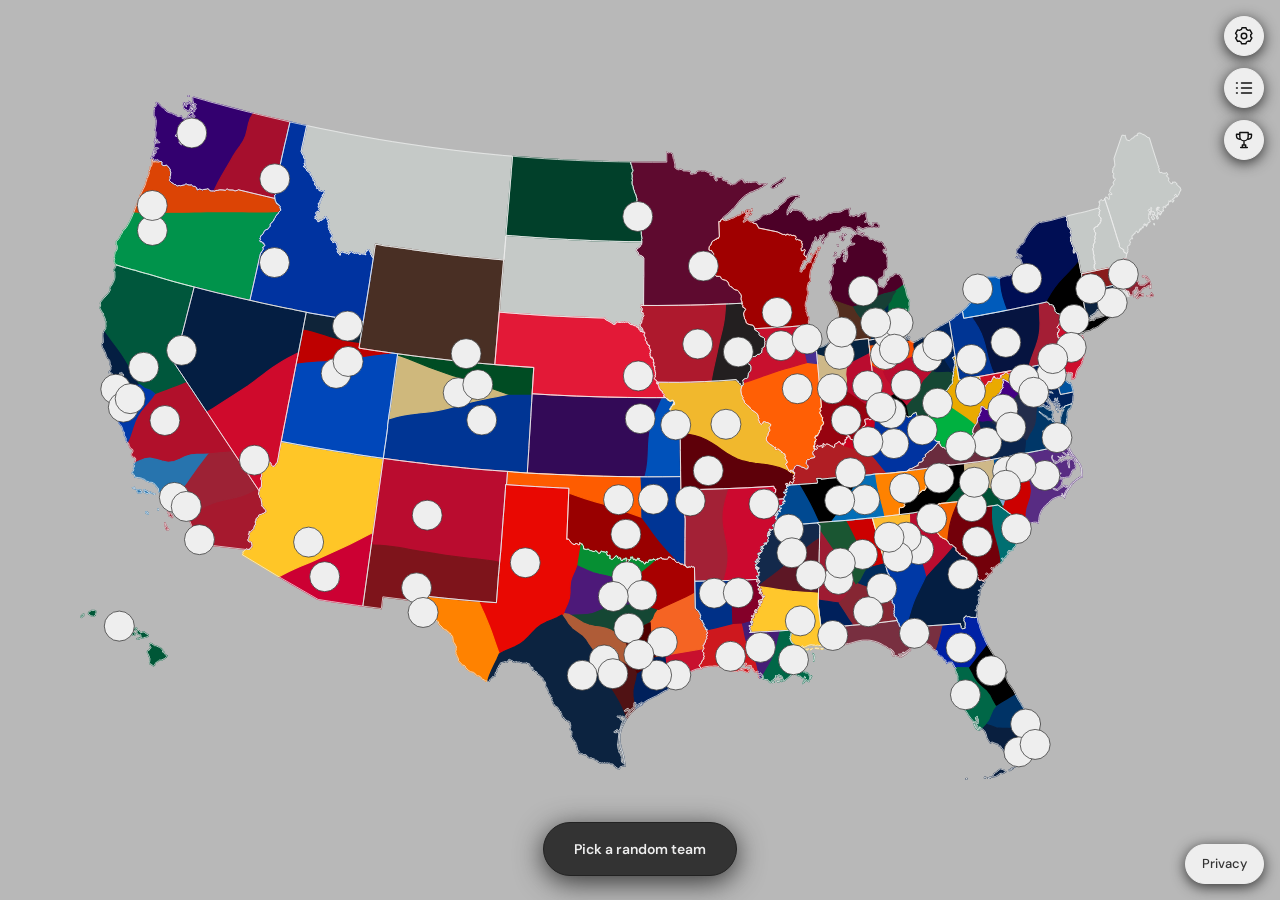
<file: index.html>
<!doctype html>
<html lang="en">
<head>
  <meta charset="UTF-8"><meta name="viewport" content="width=device-width, initial-scale=1">
  <title>College Football Imperialism | Interactive Map Game</title>
  <meta name="description" content="Play College Football Imperialism: pick a team, choose matchup winners, and conquer rival territories on an interactive US map.">
  <meta name="theme-color" content="#173f35">
  <meta property="og:type" content="website">
  <meta property="og:site_name" content="College Football Imperialism">
  <meta property="og:locale" content="en_US">
  <meta property="og:title" content="College Football Imperialism | Interactive Map Game">
  <meta property="og:description" content="Play College Football Imperialism: pick a team, choose matchup winners, and conquer rival territories on an interactive US map.">
  <meta property="og:url" content="https://collegefootballimperialism.com/">
  <meta name="twitter:card" content="summary">
  <meta name="twitter:title" content="College Football Imperialism | Interactive Map Game">
  <meta name="twitter:description" content="Play College Football Imperialism: pick a team, choose matchup winners, and conquer rival territories on an interactive US map.">
  <link rel="canonical" href="https://collegefootballimperialism.com/">
  <link rel="icon" href="favicon.svg" type="image/svg+xml">
  <link rel="stylesheet" href="style.css">
  <script defer src="legal-ui.js"></script>
  <script defer src="d3.min.js"></script><script defer src="topojson.min.js"></script>
  <script defer src="polygon-clipping.min.js"></script>
  <script defer src="data.js"></script><script defer src="game.js"></script><script defer src="awards.js"></script><script defer src="app.js"></script>
</head>
<body>
  <a class="privacy-shortcut" href="privacy.html" data-legal-page>Privacy</a>
  <main class="map-wrap" aria-label="College football imperialism">
    <svg id="map" viewBox="0 0 1060 650" aria-label="Interactive US territory map. Scroll to zoom; drag to pan."></svg>
    <div id="tooltip" role="tooltip"></div>
  </main>
  <div id="draw-preview" aria-live="polite" hidden></div>
  <div id="notice" role="status" hidden></div>
  <div id="milestone" hidden>
    <strong id="milestone-message" role="status" aria-live="polite" aria-atomic="true"></strong>
    <button id="close-milestone" type="button" aria-label="Close milestone">&times;</button>
  </div>
  <button id="random" class="primary">Pick a random team</button>
  <dialog id="draw-dialog" aria-labelledby="draw-title">
    <h1 id="draw-title">Who takes the field?</h1>
    <div id="draw-window" aria-hidden="true"><div id="draw-strip"></div><span class="draw-pointer"></span></div>
  </dialog>
  <button id="settings" class="settings-toggle" aria-label="Settings and legal information" aria-haspopup="dialog" title="Settings and legal information">
    <svg viewBox="0 0 24 24" width="20" height="20" fill="none" stroke="currentColor" stroke-width="1.7" stroke-linejoin="round" aria-hidden="true"><path d="m9 3 .6-2h4.8l.6 2 2 1.2 2.1-.5 2.4 4.2-1.5 1.5v2.4l1.5 1.5-2.4 4.2-2.1-.5-2 1.2-.6 2H9l-.6-2-2-1.2-2.1.5-2.4-4.2 1.5-1.5V9.4L1.9 7.9l2.4-4.2 2.1.5Z" transform="translate(0 1)"/><circle cx="12" cy="12" r="3.3"/></svg>
  </button>
  <button id="leaderboard" class="settings-toggle leaderboard-toggle" aria-label="Leaderboards" aria-haspopup="dialog" title="Leaderboards">
    <svg viewBox="0 0 24 24" width="20" height="20" fill="none" stroke="currentColor" stroke-width="1.7" stroke-linecap="round" aria-hidden="true"><path d="M9 6h12M9 12h12M9 18h12M3 6h1M3 12h1M3 18h1"/></svg>
  </button>
  <dialog id="leaderboard-dialog" aria-labelledby="leaderboard-title">
    <button id="close-leaderboard" class="close" aria-label="Close leaderboards">&times;</button>
    <h1 id="leaderboard-title">Leaderboards</h1>
    <div class="leaderboard-tabs" role="tablist" aria-label="Team rankings">
      <button id="size-tab" role="tab" aria-selected="true" aria-controls="leaderboard-panel">Top 25 by size</button>
      <button id="wins-tab" role="tab" aria-selected="false" aria-controls="leaderboard-panel" tabindex="-1">Most wins</button>
    </div>
    <div id="leaderboard-panel" role="tabpanel" aria-labelledby="size-tab" tabindex="0"></div>
  </dialog>
  <button id="awards" class="settings-toggle awards-toggle" aria-label="Awards" aria-haspopup="dialog" title="Awards">
    <svg viewBox="0 0 24 24" width="20" height="20" fill="none" stroke="currentColor" stroke-width="1.7" stroke-linecap="round" stroke-linejoin="round" aria-hidden="true"><path d="M7 3h10v5a5 5 0 0 1-10 0V3ZM7 5H3v2a4 4 0 0 0 4 4m10-6h4v2a4 4 0 0 1-4 4M12 13v5m-4 3h8m-6-3h4v3h-4z"/></svg>
  </button>
  <dialog id="settings-dialog" aria-labelledby="settings-title">
    <button id="close-settings" class="close" aria-label="Close settings">×</button>
    <h1 id="settings-title">Settings</h1>
    <div id="fcs-option">
      <label class="settings-option" for="include-fcs"><span>Add FCS teams to empty states</span><input id="include-fcs" type="checkbox" role="switch" aria-describedby="fcs-description"></label>
      <p id="fcs-description">Maine, New Hampshire, Rhode Island, South Dakota State, plus Montana and Montana State. Available before the first round.</p>
    </div>
    <label class="settings-option" for="show-state-lines"><span>Show state lines</span><input id="show-state-lines" type="checkbox" role="switch" checked></label>
    <label class="settings-option" for="show-territory-ranks"><span>Show rankings by territory size</span><input id="show-territory-ranks" type="checkbox" role="switch" checked></label>
    <p>Reset the map to restore every team's starting territory and clear campaign progress.</p>
    <button id="reset-map" class="settings-action">Reset map</button>
    <nav class="settings-links" aria-label="Legal information and editions"><a href="legal.html" data-legal-page>Legal notice / Imprint</a><a href="privacy.html" data-legal-page>Privacy policy</a><a href="nfl.html">Play NFL edition</a></nav>
  </dialog>
  <dialog id="awards-dialog" aria-labelledby="awards-title">
    <button id="close-awards" class="close" aria-label="Close awards">&times;</button>
    <h1 id="awards-title">Awards</h1>
    <div id="awards-list"></div>
  </dialog>
  <div id="award-toast" role="status" aria-live="polite" hidden></div>
  <dialog id="winner-dialog" aria-labelledby="winner-title" aria-describedby="winner-description">
    <button id="close-winner" class="close" aria-label="Cancel this matchup">×</button>
    <p id="round-label" class="eyebrow"></p>
    <h1 id="winner-title">Who won?</h1>
    <p id="winner-description">Select the winning team to claim the territory.</p>
    <div id="winner-buttons"></div>
  </dialog>
</body>
</html>
</file>
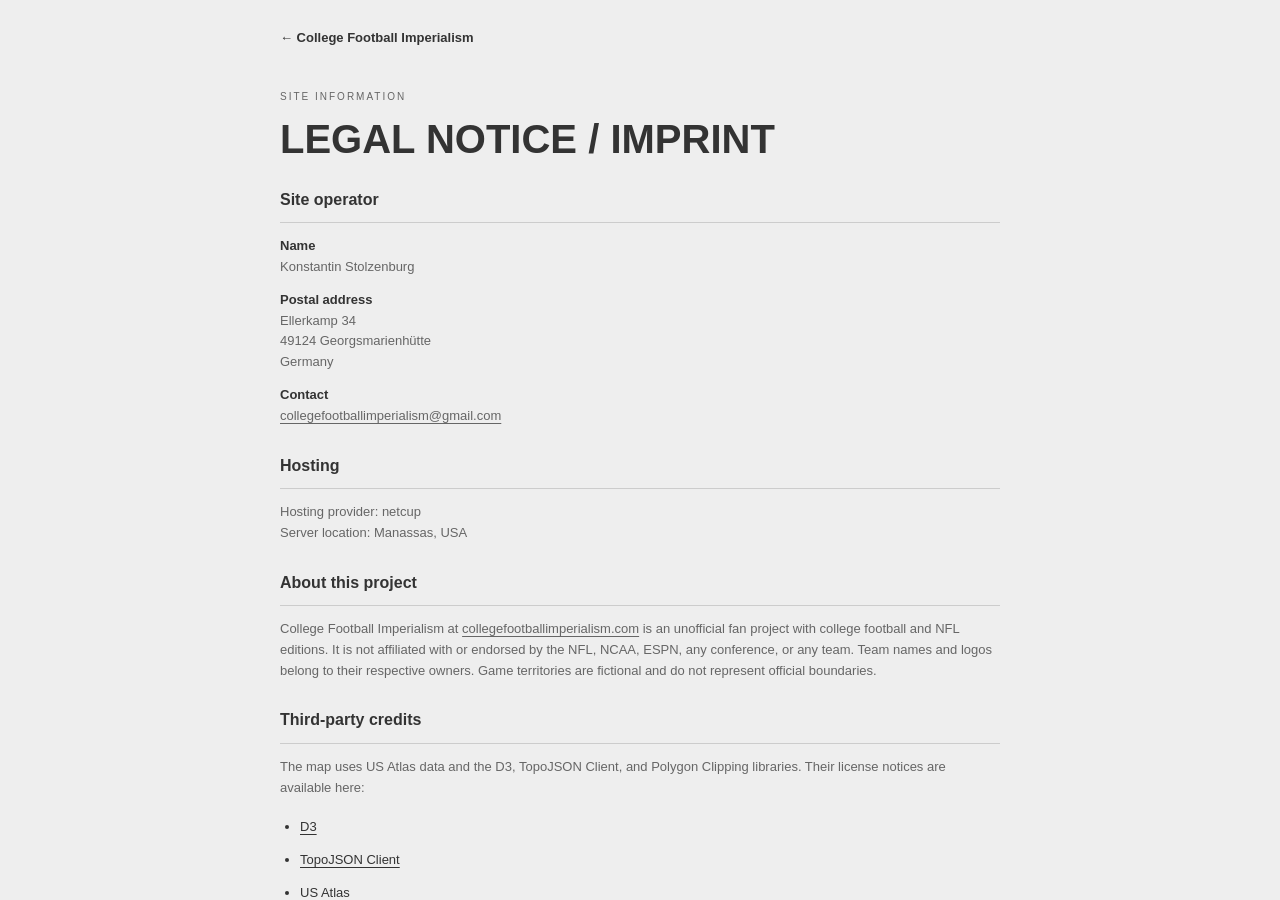
<file: impressum.html>
<!doctype html>
<html lang="en">
<head>
  <meta charset="UTF-8"><meta name="viewport" content="width=device-width, initial-scale=1">
  <meta name="robots" content="noindex">
  <meta http-equiv="refresh" content="0; url=legal.html">
  <title>Legal notice — College Football Imperialism</title>
  <link rel="icon" href="favicon.svg" type="image/svg+xml">
  <link rel="stylesheet" href="site.css">
</head>
<body>
  <main class="legal"><h1>Legal notice</h1><p>This page has moved to the <a href="legal.html">legal notice</a>.</p></main>
</body>
</html>
</file>
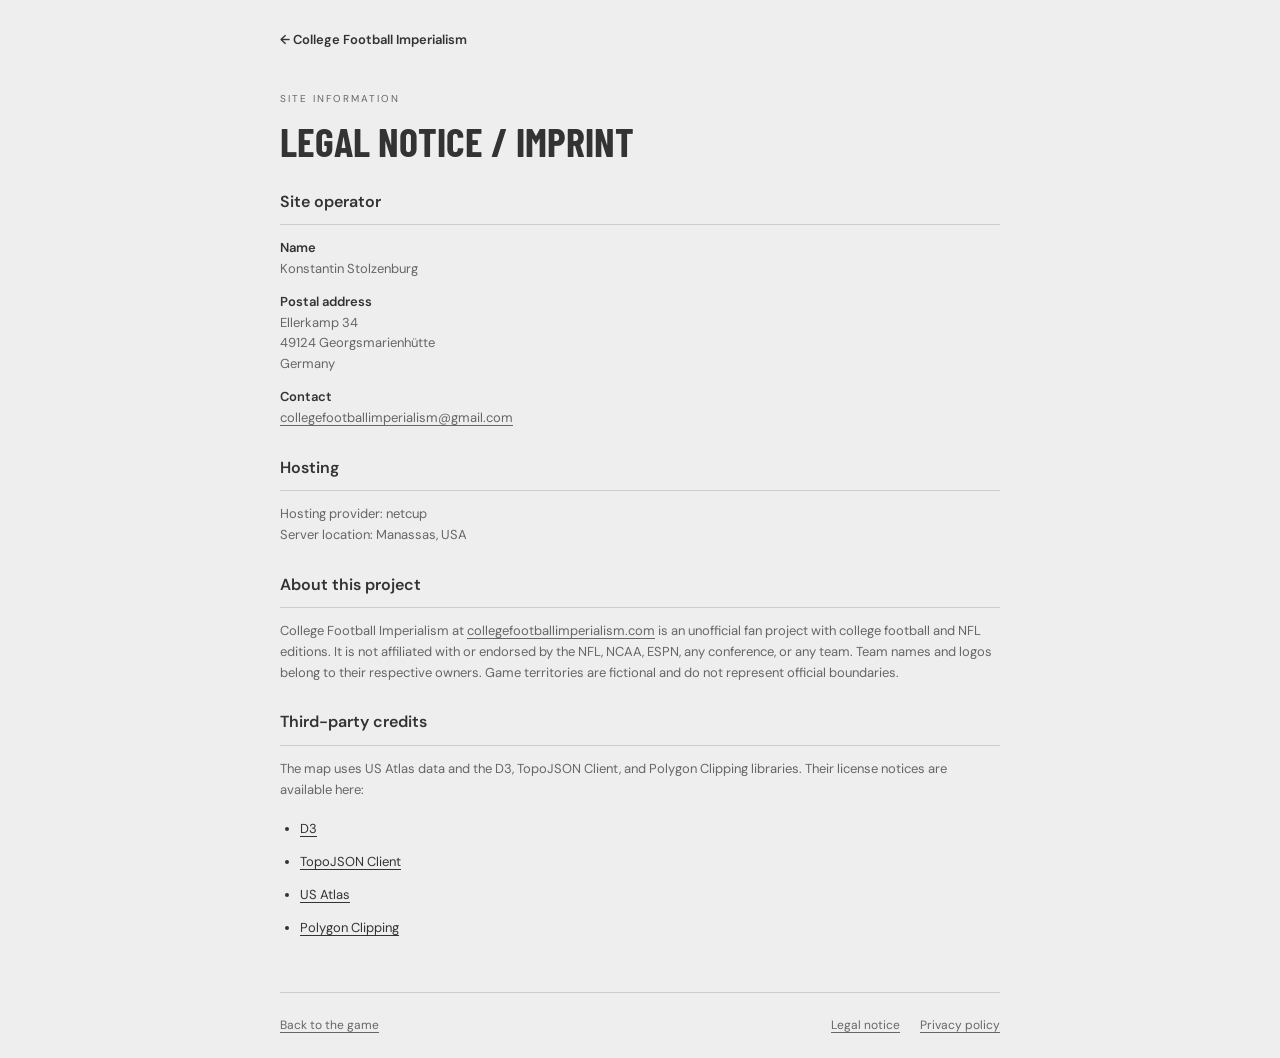
<file: legal.html>
<!doctype html>
<html lang="en">
<head>
  <meta charset="UTF-8"><meta name="viewport" content="width=device-width, initial-scale=1">
  <meta name="robots" content="noindex">
  <title>Legal notice — College Football Imperialism</title>
  <link rel="icon" href="favicon.svg" type="image/svg+xml">
  <link rel="stylesheet" href="site.css">
</head>
<body id="legal-embed">
  <header class="site-header"><a class="brand" href="index.html">← College Football Imperialism</a></header>
  <main class="legal">
    <p class="eyebrow">Site information</p>
    <h1>Legal notice / Imprint</h1>
    <h2>Site operator</h2>
    <dl>
      <dt>Name</dt><dd>Konstantin Stolzenburg</dd>
      <dt>Postal address</dt><dd>Ellerkamp 34<br>49124 Georgsmarienhütte<br>Germany</dd>
      <dt>Contact</dt><dd><a href="mailto:collegefootballimperialism@gmail.com">collegefootballimperialism@gmail.com</a></dd>
    </dl>
    <h2>Hosting</h2>
    <p>Hosting provider: netcup<br>Server location: Manassas, USA</p>
    <h2>About this project</h2>
    <p>College Football Imperialism at <a href="https://collegefootballimperialism.com/">collegefootballimperialism.com</a> is an unofficial fan project with college football and NFL editions. It is not affiliated with or endorsed by the NFL, NCAA, ESPN, any conference, or any team. Team names and logos belong to their respective owners. Game territories are fictional and do not represent official boundaries.</p>
    <h2>Third-party credits</h2>
    <p>The map uses US Atlas data and the D3, TopoJSON Client, and Polygon Clipping libraries. Their license notices are available here:</p>
    <ul>
      <li><a href="LICENSES/d3.txt">D3</a></li>
      <li><a href="LICENSES/topojson-client.txt">TopoJSON Client</a></li>
      <li><a href="LICENSES/us-atlas.txt">US Atlas</a></li>
      <li><a href="LICENSES/polygon-clipping.txt">Polygon Clipping</a></li>
    </ul>
  </main>
  <footer class="site-footer"><a href="index.html">Back to the game</a><nav aria-label="Legal"><a href="legal.html" aria-current="page">Legal notice</a><a href="privacy.html">Privacy policy</a></nav></footer>
</body>
</html>
</file>
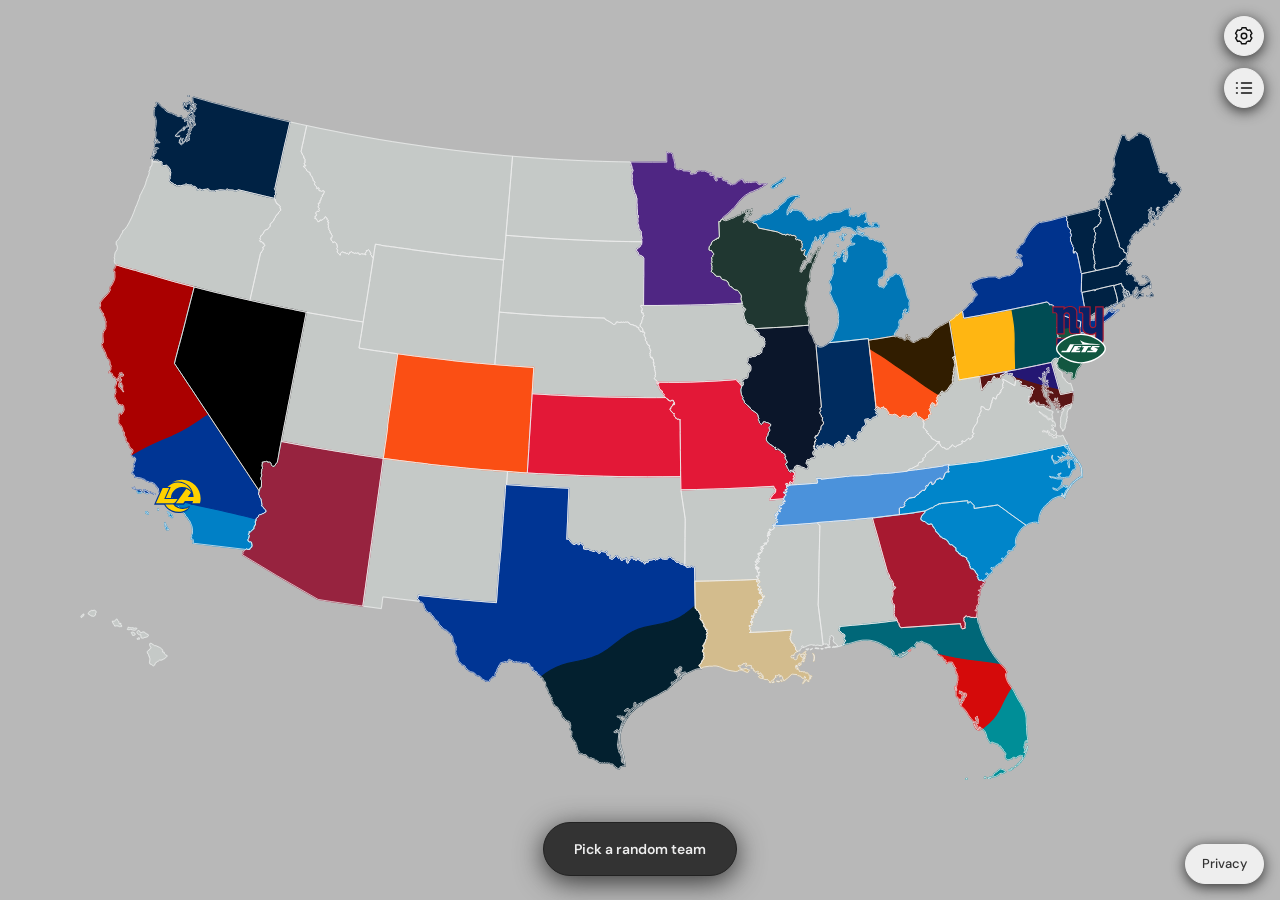
<file: nfl.html>
<!doctype html>
<html lang="en">
<head>
  <meta charset="UTF-8"><meta name="viewport" content="width=device-width, initial-scale=1">
  <title>NFL Imperialism | Interactive Football Map Game</title>
  <meta name="description" content="Play NFL Imperialism with all 32 teams. Pick a team, choose matchup winners, and conquer rival territories on an interactive US map.">
  <meta name="theme-color" content="#173f35">
  <meta property="og:type" content="website">
  <meta property="og:site_name" content="College Football Imperialism">
  <meta property="og:locale" content="en_US">
  <meta property="og:title" content="NFL Imperialism | Interactive Football Map Game">
  <meta property="og:description" content="Play NFL Imperialism with all 32 teams. Pick a team, choose matchup winners, and conquer rival territories on an interactive US map.">
  <meta property="og:url" content="https://collegefootballimperialism.com/nfl.html">
  <meta name="twitter:card" content="summary">
  <meta name="twitter:title" content="NFL Imperialism | Interactive Football Map Game">
  <meta name="twitter:description" content="Play NFL Imperialism with all 32 teams. Pick a team, choose matchup winners, and conquer rival territories on an interactive US map.">
  <link rel="canonical" href="https://collegefootballimperialism.com/nfl.html">
  <link rel="icon" href="favicon.svg" type="image/svg+xml">
  <link rel="stylesheet" href="style.css">
  <script defer src="legal-ui.js"></script>
  <script defer src="d3.min.js"></script><script defer src="topojson.min.js"></script>
  <script defer src="polygon-clipping.min.js"></script>
  <script defer src="data.js"></script><script defer src="nfl-data.js"></script><script defer src="game.js"></script><script defer src="app.js"></script>
</head>
<body>
  <a class="privacy-shortcut" href="privacy.html" data-legal-page>Privacy</a>
  <main class="map-wrap" aria-label="NFL football imperialism">
    <svg id="map" viewBox="0 0 1060 650" aria-label="Interactive US territory map. Scroll to zoom; drag to pan."></svg>
    <div id="tooltip" role="tooltip"></div>
  </main>
  <div id="draw-preview" aria-live="polite" hidden></div>
  <div id="notice" role="status" hidden></div>
  <div id="milestone" hidden>
    <strong id="milestone-message" role="status" aria-live="polite" aria-atomic="true"></strong>
    <button id="close-milestone" type="button" aria-label="Close milestone">&times;</button>
  </div>
  <button id="random" class="primary">Pick a random team</button>
  <dialog id="draw-dialog" aria-labelledby="draw-title">
    <h1 id="draw-title">Who takes the field?</h1>
    <div id="draw-window" aria-hidden="true"><div id="draw-strip"></div><span class="draw-pointer"></span></div>
  </dialog>
  <button id="settings" class="settings-toggle" aria-label="Settings and legal information" aria-haspopup="dialog" title="Settings and legal information">
    <svg viewBox="0 0 24 24" width="20" height="20" fill="none" stroke="currentColor" stroke-width="1.7" stroke-linejoin="round" aria-hidden="true"><path d="m9 3 .6-2h4.8l.6 2 2 1.2 2.1-.5 2.4 4.2-1.5 1.5v2.4l1.5 1.5-2.4 4.2-2.1-.5-2 1.2-.6 2H9l-.6-2-2-1.2-2.1.5-2.4-4.2 1.5-1.5V9.4L1.9 7.9l2.4-4.2 2.1.5Z" transform="translate(0 1)"/><circle cx="12" cy="12" r="3.3"/></svg>
  </button>
  <button id="leaderboard" class="settings-toggle leaderboard-toggle" aria-label="Leaderboards" aria-haspopup="dialog" title="Leaderboards">
    <svg viewBox="0 0 24 24" width="20" height="20" fill="none" stroke="currentColor" stroke-width="1.7" stroke-linecap="round" aria-hidden="true"><path d="M9 6h12M9 12h12M9 18h12M3 6h1M3 12h1M3 18h1"/></svg>
  </button>
  <dialog id="leaderboard-dialog" aria-labelledby="leaderboard-title">
    <button id="close-leaderboard" class="close" aria-label="Close leaderboards">&times;</button>
    <h1 id="leaderboard-title">Leaderboards</h1>
    <div class="leaderboard-tabs" role="tablist" aria-label="Team rankings">
      <button id="size-tab" role="tab" aria-selected="true" aria-controls="leaderboard-panel">Top 25 by size</button>
      <button id="wins-tab" role="tab" aria-selected="false" aria-controls="leaderboard-panel" tabindex="-1">Most wins</button>
    </div>
    <div id="leaderboard-panel" role="tabpanel" aria-labelledby="size-tab" tabindex="0"></div>
  </dialog>
  <dialog id="settings-dialog" aria-labelledby="settings-title">
    <button id="close-settings" class="close" aria-label="Close settings">×</button>
    <h1 id="settings-title">Settings</h1>
    <label class="settings-option" for="show-state-lines"><span>Show state lines</span><input id="show-state-lines" type="checkbox" role="switch" checked></label>
    <p>Reset the map to restore every team's starting territory and clear campaign progress.</p>
    <button id="reset-map" class="settings-action">Reset map</button>
    <nav class="settings-links" aria-label="Legal information and editions"><a href="legal.html" data-legal-page>Legal notice / Imprint</a><a href="privacy.html" data-legal-page>Privacy policy</a><a href="index.html">Play college edition</a></nav>
  </dialog>
  <dialog id="winner-dialog" aria-labelledby="winner-title" aria-describedby="winner-description">
    <button id="close-winner" class="close" aria-label="Cancel this matchup">×</button>
    <p id="round-label" class="eyebrow"></p>
    <h1 id="winner-title">Who won?</h1>
    <p id="winner-description">Select the winning team to claim the territory.</p>
    <div id="winner-buttons"></div>
  </dialog>
</body>
</html>
</file>
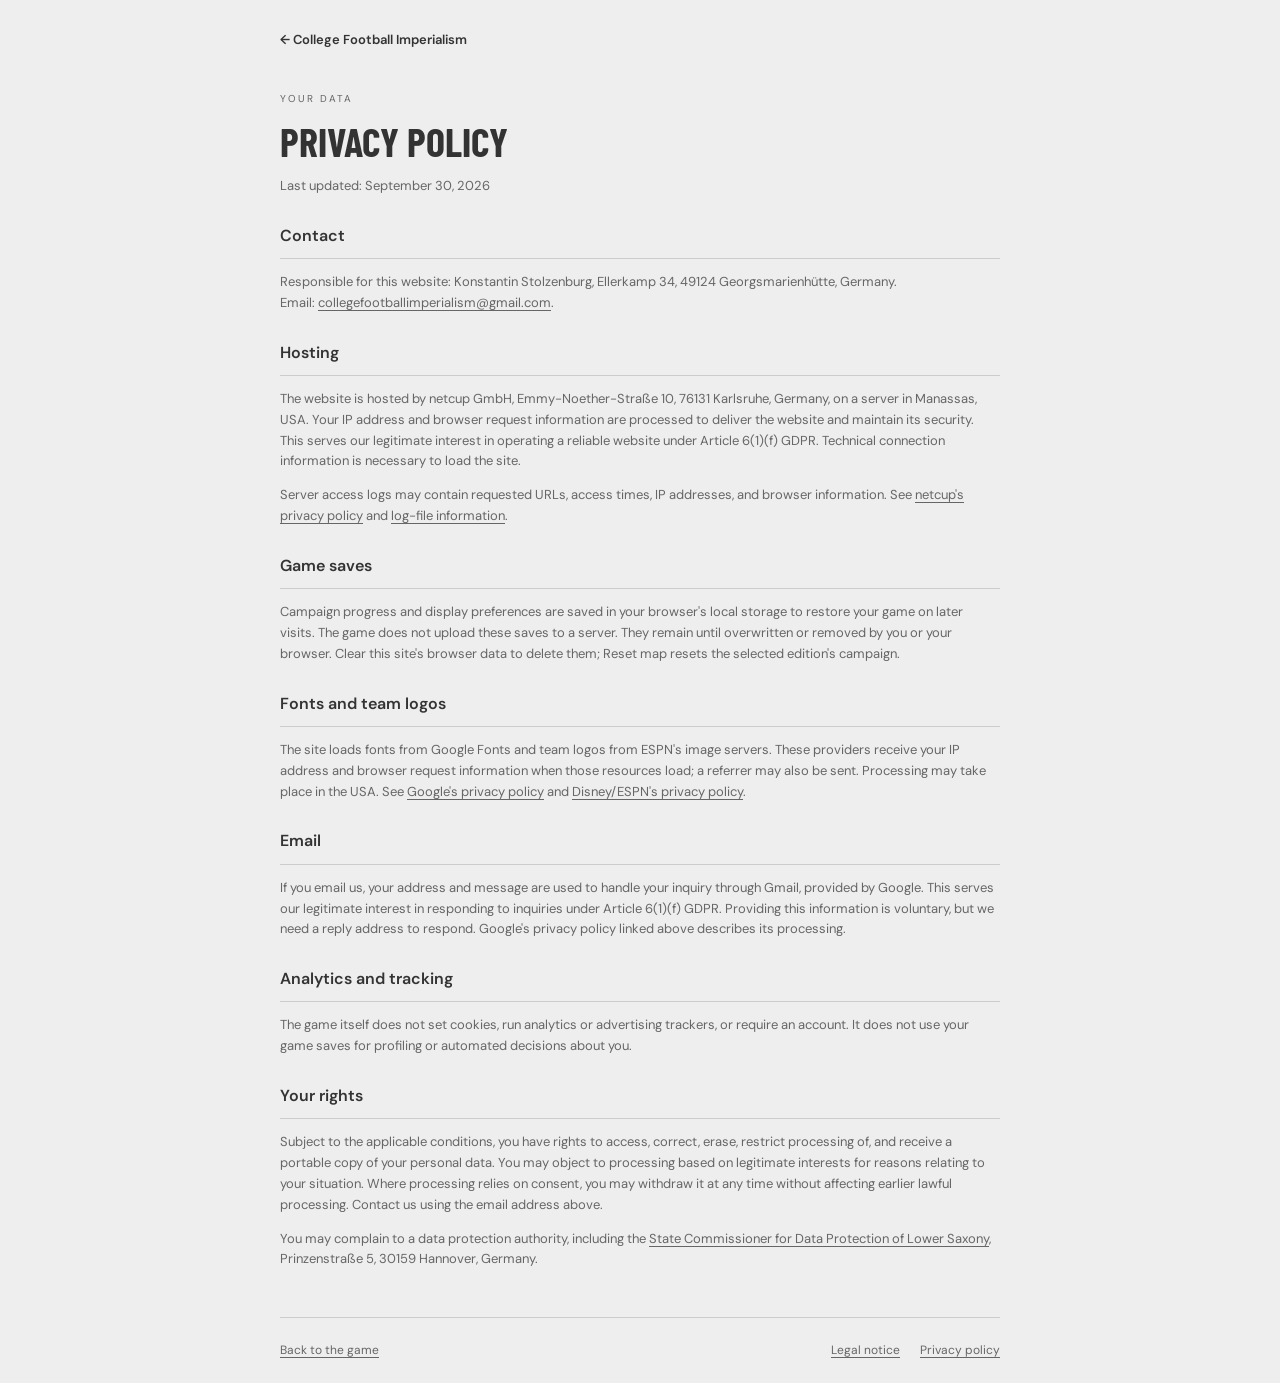
<file: privacy.html>
<!doctype html>
<html lang="en">
<head>
  <meta charset="UTF-8"><meta name="viewport" content="width=device-width, initial-scale=1">
  <meta name="robots" content="noindex">
  <title>Privacy policy — College Football Imperialism</title>
  <link rel="icon" href="favicon.svg" type="image/svg+xml">
  <link rel="stylesheet" href="site.css">
</head>
<body id="legal-embed">
  <header class="site-header"><a class="brand" href="index.html">← College Football Imperialism</a></header>
  <main class="legal">
    <p class="eyebrow">Your data</p>
    <h1>Privacy policy</h1>
    <p>Last updated: September 30, 2026</p>
    <h2>Contact</h2>
    <p>Responsible for this website: Konstantin Stolzenburg, Ellerkamp 34, 49124 Georgsmarienhütte, Germany.<br>Email: <a href="mailto:collegefootballimperialism@gmail.com">collegefootballimperialism@gmail.com</a>.</p>
    <h2>Hosting</h2>
    <p>The website is hosted by netcup GmbH, Emmy-Noether-Straße 10, 76131 Karlsruhe, Germany, on a server in Manassas, USA. Your IP address and browser request information are processed to deliver the website and maintain its security. This serves our legitimate interest in operating a reliable website under Article 6(1)(f) GDPR. Technical connection information is necessary to load the site.</p>
    <p>Server access logs may contain requested URLs, access times, IP addresses, and browser information. See <a href="https://www.netcup.com/en/contact/data-privacy" target="_blank" rel="noopener noreferrer">netcup's privacy policy</a> and <a href="https://www.netcup.com/en/helpcenter/documentation/security/log-policy" target="_blank" rel="noopener noreferrer">log-file information</a>.</p>
    <h2>Game saves</h2>
    <p>Campaign progress and display preferences are saved in your browser's local storage to restore your game on later visits. The game does not upload these saves to a server. They remain until overwritten or removed by you or your browser. Clear this site's browser data to delete them; Reset map resets the selected edition's campaign.</p>
    <h2>Fonts and team logos</h2>
    <p>The site loads fonts from Google Fonts and team logos from ESPN's image servers. These providers receive your IP address and browser request information when those resources load; a referrer may also be sent. Processing may take place in the USA. See <a href="https://policies.google.com/privacy?hl=en" target="_blank" rel="noopener noreferrer">Google's privacy policy</a> and <a href="https://privacy.thewaltdisneycompany.com/en/current-privacy-policy/" target="_blank" rel="noopener noreferrer">Disney/ESPN's privacy policy</a>.</p>
    <h2>Email</h2>
    <p>If you email us, your address and message are used to handle your inquiry through Gmail, provided by Google. This serves our legitimate interest in responding to inquiries under Article 6(1)(f) GDPR. Providing this information is voluntary, but we need a reply address to respond. Google's privacy policy linked above describes its processing.</p>
    <h2>Analytics and tracking</h2>
    <p>The game itself does not set cookies, run analytics or advertising trackers, or require an account. It does not use your game saves for profiling or automated decisions about you.</p>
    <h2>Your rights</h2>
    <p>Subject to the applicable conditions, you have rights to access, correct, erase, restrict processing of, and receive a portable copy of your personal data. You may object to processing based on legitimate interests for reasons relating to your situation. Where processing relies on consent, you may withdraw it at any time without affecting earlier lawful processing. Contact us using the email address above.</p>
    <p>You may complain to a data protection authority, including the <a href="https://www.lfd.niedersachsen.de/beschwerde" target="_blank" rel="noopener noreferrer">State Commissioner for Data Protection of Lower Saxony</a>, Prinzenstraße 5, 30159 Hannover, Germany.</p>
  </main>
  <footer class="site-footer"><a href="index.html">Back to the game</a><nav aria-label="Legal"><a href="legal.html">Legal notice</a><a href="privacy.html" aria-current="page">Privacy policy</a></nav></footer>
</body>
</html>
</file>
<file: style.css>
@import url('https://fonts.googleapis.com/css2?family=Barlow+Condensed:wght@600;700&family=Permanent+Marker&family=DM+Sans:wght@400;500;600;700&display=swap');

:root {
    font-family: 'DM Sans', Arial, sans-serif;
    color: #333;
    background: #b8b8b8;
    font-synthesis: none
}

* {
    box-sizing: border-box
}

html,
body {
    width: 100%;
    height: 100%;
    margin: 0;
    overflow: hidden;
    overscroll-behavior: none
}

button {
    font: inherit;
    cursor: pointer;
    -webkit-tap-highlight-color: transparent
}

button:disabled {
    cursor: wait;
    opacity: .7
}

[hidden] {
    display: none !important
}

.privacy-shortcut { position: fixed; bottom: max(16px, env(safe-area-inset-bottom)); right: max(16px, env(safe-area-inset-right)); z-index: 4; padding: 10px 16px; border: 1px solid #eee; border-radius: 24px; background: #eee; color: #333; box-shadow: 0 3px 14px #333; font: 500 13px/1.4 'DM Sans', Arial, sans-serif; text-decoration: none; }
.settings-links a, .legal-toolbar a { color: #333; text-underline-offset: 3px; }
.settings-links { display: flex; flex-wrap: wrap; gap: 12px 18px; margin-top: 22px; padding-top: 18px; border-top: 1px solid #ccc; font-size: 13px; }
.privacy-shortcut:focus-visible, .settings-links a:focus-visible, .legal-toolbar a:focus-visible { outline: 2px solid #333; outline-offset: 3px; }
#legal-dialog { width: min(900px, calc(100vw - 24px)); max-width: none; height: min(850px, calc(100dvh - 24px)); max-height: calc(100dvh - 24px); padding: 0; overflow: hidden; }
#legal-dialog[open] { display: flex; flex-direction: column; }
#legal-dialog::backdrop { background: #1119; backdrop-filter: blur(5px); }
.legal-toolbar { position: relative; display: flex; align-items: center; flex-wrap: wrap; gap: 8px 20px; padding: 28px 55px 20px 34px; border-bottom: 1px solid #ccc; }
.legal-toolbar h2 { margin: 0; font-family: 'Barlow Condensed', Impact, sans-serif; font-size: 40px; text-transform: uppercase; }
.legal-toolbar a { font-size: 12px; }
#legal-dialog iframe { width: 100%; flex: 1; min-height: 0; border: 0; background: #eee; }
@media (max-width: 600px) { .privacy-shortcut { bottom: max(8px, env(safe-area-inset-bottom)); right: max(8px, env(safe-area-inset-right)); padding: 7px 10px; font-size: 11px; } .legal-toolbar { padding: 24px 50px 18px 20px; } .legal-toolbar h2 { font-size: 32px; } }

.map-wrap {
    position: fixed;
    inset: 0;
    background: #b8b8b8;
    background-size: 13px 13px
}

.settings-toggle {
    position: fixed;
    top: max(16px, env(safe-area-inset-top));
    right: max(16px, env(safe-area-inset-right));
    width: 40px;
    height: 40px;
    display: grid;
    place-items: center;
    border: 1px solid #eee;
    border-radius: 50%;
    background: #eee;
    color: #111;
    box-shadow: 0 3px 14px #333;
    z-index: 4
}

.settings-toggle:hover:not(:disabled) {
    background: #eee
}

#settings-dialog {
    max-width: 380px
}

.leaderboard-toggle { top: calc(max(16px, env(safe-area-inset-top)) + 52px); }
#leaderboard-dialog { width: 480px; max-width: calc(100vw - 32px); }
.leaderboard-tabs { display: flex; gap: 8px; margin: 20px 0 12px; }
.leaderboard-tabs button { flex: 1; padding: 10px 8px; border: 1px solid #ccc; border-radius: 22px; background: transparent; color: #333; font-size: 14px; }
.leaderboard-tabs button[aria-selected="true"] { background: #333; border-color: #333; color: #fff; }
#leaderboard-panel { max-height: 55vh; overflow-y: auto; overscroll-behavior: contain; text-align: left; }
.leaderboard-description, .leaderboard-empty { color: #666; font-size: 13px; line-height: 1.6; }
.leaderboard-list { list-style: none; margin: 0; padding: 0; }
.leaderboard-list li { display: grid; grid-template-columns: 24px 30px minmax(0, 1fr) auto; align-items: center; gap: 10px; padding: 11px 0; border-bottom: 1px solid #ddd; font-size: 14px; }
.leaderboard-rank { color: #777; font-variant-numeric: tabular-nums; }
.leaderboard-list img { width: 30px; height: 30px; object-fit: contain; }
.leaderboard-name { overflow-wrap: anywhere; }
.leaderboard-list strong { font-size: 13px; font-variant-numeric: tabular-nums; white-space: nowrap; }

#settings-dialog p {
    font-size: 13px;
    line-height: 1.6;
    color: #7b8673
}

.settings-action {
    margin-top: 12px;
    border: 0;
    border-radius: 24px;
    padding: 12px 24px;
    background: #333;
    color: #eee
}

.settings-action:hover {
    background: #222
}

#map {
    display: block;
    width: 100%;
    height: 100%;
    touch-action: none;
    user-select: none
}

.settings-option {
    display: flex;
    align-items: center;
    justify-content: space-between;
    gap: 16px;
    margin: 24px 0;
    padding: 14px 0;
    border-bottom: 1px solid #eee;
    font-size: 14px;
    cursor: pointer
}

.settings-option input {
    width: 20px;
    height: 20px;
    margin: 0;
    accent-color: #333;
    cursor: pointer
}

.settings-option input:focus-visible {
    outline: 1px solid #333;
}

.territory {
    cursor: pointer
}

.selection-outline {
    stroke: #fff;
    stroke-width: 1.5;
    stroke-linejoin: round;
    vector-effect: non-scaling-stroke
}

.territory-selection path {
    fill: none;
    pointer-events: none
}

.territory-selection .selection-glow {
    fill: #fff;
    stroke: none;
    filter: url(#selection-glow)
}

.selection-outline {
    filter: none
}

.territory, .unclaimed-state, .team-marker {
    transition: opacity 180ms ease, filter 180ms ease
}

.state-line {
    fill: none;
    stroke: #eee;
    stroke-width: .75;
    pointer-events: none;
    vector-effect: non-scaling-stroke
}

.team-marker {
    cursor: pointer
}

.team-marker:focus:not(:focus-visible) {
    outline: none
}

.team-marker circle {
    fill: #eee;
    stroke: #333;
    stroke-width: .6
}

.team-marker.selected circle {
    stroke: #222;
    stroke-width: 1;
}

.team-marker image {
    pointer-events: none
}


.attack-arrow {fill:#222;stroke:#fff;stroke-width:1.2;stroke-linejoin:round;vector-effect:non-scaling-stroke;pointer-events:none}

#draw-dialog{width:min(760px,calc(100% - 32px));padding:28px 0 22px;overflow:hidden}
#draw-dialog::backdrop,
#settings-dialog::backdrop,
#leaderboard-dialog::backdrop{background:#1119;backdrop-filter:blur(5px)}
#draw-dialog h1{font-size:32px;padding:0 16px}
#draw-window{position:relative;overflow:hidden;margin:24px 0;height:160px;background:#ddd;mask-image:linear-gradient(to right,transparent,#000 10%,#000 90%,transparent)}
#draw-strip{display:flex;gap:12px;width:max-content;height:100%;align-items:center;will-change:transform}
.draw-card{flex:0 0 112px;width:112px;height:138px;padding:16px 8px;display:flex;align-items:center;justify-content:center;flex-direction:column;gap:12px;border:1px solid #ccc;border-radius:12px;background:#f8f8f8}
.draw-card img{width:66px;height:66px;object-fit:contain}.draw-card strong{font-size:12px;text-align:center}.draw-card small{display:none}.draw-card.draw-chosen{border:2px solid #222;box-shadow:0 2px 12px #0003}
.draw-pointer{position:absolute;inset:0 auto 0 50%;width:2px;background:#222;transform:translateX(-50%);pointer-events:none}.draw-pointer::before{content:'';position:absolute;top:0;left:-6px;border-left:7px solid transparent;border-right:7px solid transparent;border-top:10px solid #222}

#tooltip {
    position: absolute;
    display: none;
    background: #222;
    color: #eee;
    padding: 9px 12px;
    border-radius: 5px;
    font-size: 11px;
    pointer-events: none;
    max-width: min(230px, 90vw);
    box-shadow: 0 5px 20px #222;
    z-index: 2
}

.primary {
    position: fixed;
    bottom: max(24px, env(safe-area-inset-bottom));
    left: 50%;
    transform: translateX(-50%);
    border: 1px solid #222;
    background: #333;
    color: #eee;
    border-radius: 40px;
    padding: 17px 30px;
    font-size: 14px;
    font-weight: 600;
    box-shadow: 0 6px 28px #333;
    z-index: 3;
    white-space: nowrap;
    max-width: calc(100% - 32px)
}

.primary:hover:not(:disabled) {
    background: #222
}

#draw-preview,
#milestone,
#award-toast {
    display: flex;
    align-items: center;
    justify-content: center;
    gap: 20px;
    position: fixed;
    top: 24px;
    left: 50%;
    transform: translateX(-50%);
    padding: 16px 28px;
    border: 1px solid #eee;
    border-radius: 16px;
    background: #eee;
    box-shadow: 0 8px 40px #333;
    text-align: center;
    pointer-events: auto;
    z-index: 3;
    max-width: calc(100% - 32px)
}

#draw-preview {width:max-content;justify-content:flex-start;overflow-x:auto}
.preview-team {min-width:140px;width:max-content;flex:0 0 auto}
#draw-preview .award-badge {white-space:nowrap}
button.preview-team {pointer-events:auto;border:0;border-radius:10px;padding:8px;background:transparent;color:inherit}
button.preview-team:hover:not(:disabled) {background:#ddd}
button.preview-team:focus-visible {outline:3px solid #333;outline-offset:3px}
.preview-vs {font-size:11px;font-weight:700;color:#666;flex-shrink:0}

#draw-preview img,
#award-toast img {
    display: block;
    width: 64px;
    height: 64px;
    object-fit: contain;
    margin: 0 auto 8px
}

#draw-preview strong,
#milestone strong,
#award-toast strong {
    display: block;
    font-size: 15px
}

#draw-preview small,
#award-toast small {
    display: block;
    font-size: 10px;
    color: #666;
    letter-spacing: 1px;
    margin-top: 6px
}

#notice {
    position: fixed;
    width: 1px;
    height: 1px;
    padding: 0;
    margin: -1px;
    overflow: hidden;
    clip-path: inset(50%);
    white-space: nowrap;
    pointer-events: none
}

dialog {
    width: min(540px, calc(100% - 32px));
    max-height: calc(100dvh - 32px);
    margin: auto;
    padding: 34px;
    border: 1px solid #aaa;
    border-radius: 20px;
    background: #eee;
    box-shadow: 0 24px 100px #10251c55;
    color: #333;
    text-align: center;
    overflow: auto
}

dialog::backdrop {
    background: #222;
    backdrop-filter: blur(4px)
}

.close {
    position: absolute;
    right: 14px;
    top: 10px;
    border: 0;
    background: transparent;
    color: #aaa;
    font-size: 28px;
    padding: 4px 8px
}

.eyebrow {
    font-size: 10px;
    letter-spacing: 2px;
    color: #aaa;
    margin: 0 0 12px
}

h1 {
    font-family: 'Barlow Condensed', Impact, sans-serif;
    font-size: 40px;
    text-transform: uppercase;
    margin: 0 0 8px
}

#winner-description {
    font-size: 13px;
    color: #aaa;
    line-height: 1.6;
    margin: 0 0 26px
}

#winner-buttons {
    display: grid;
    grid-template-columns: 1fr 1fr;
    gap: 18px
}

.winner {
    display: flex;
    flex-direction: column;
    align-items: center;
    justify-content: center;
    gap: 14px;
    min-width: 0;
    padding: 24px 12px;
    border: 1px solid #aaa;
    background: #eee;
    border-radius: 14px;
    color: #333;
    transition: background .15s, transform .15s
}

.winner:hover {
    background: #eee;
    transform: translateY(-3px)
}

.winner img {
    width: 108px;
    height: 108px;
    max-width: 100%;
    object-fit: contain;
    filter: drop-shadow(0 3px 4px #0001)
}

.winner strong {
    font-size: 14px
}

.winner small {
    font-size: 9px;
    letter-spacing: 1px;
    color: #eee
}

.champion {
    grid-column: 1/-1;
    display: flex;
    flex-direction: column;
    align-items: center;
    gap: 16px
}

.champion img {
    width: 120px;
    height: 120px;
    object-fit: contain
}

@media(max-width:520px) {
    dialog {
        padding: 32px 20px 24px
    }

    h1 {
        font-size: 34px
    }

    .winner {
        padding: 20px 8px
    }

    .winner img {
        width: 82px;
        height: 82px
    }

    .winner strong {
        font-size: 12px
    }

    #winner-buttons {
        gap: 12px
    }

    .primary {
        bottom: max(18px, env(safe-area-inset-bottom));
        padding: 15px 24px
    }

    #draw-preview,
    #milestone {
        top: 16px;
        gap: 12px;
        padding: 12px 18px
    }
}

#close-milestone {
    flex-shrink: 0;
    border: 0;
    border-radius: 10px;
    padding: 0 6px;
    background: transparent;
    color: inherit;
    font-size: 28px;
    line-height: 1;
}
#close-milestone:hover { background: #ddd; }
#close-milestone:focus-visible {
    outline: 3px solid #333;
    outline-offset: 3px;
}

@media(prefers-reduced-motion:reduce) {
    * {
        animation: none !important;
        transition: none !important
    }
}

.territory-rank { display:inline-block; font-family:'Permanent Marker','Segoe Print','Comic Sans MS',cursive; font-weight:400; font-size:1.12em; transform:rotate(-5deg); margin-right:.2em; }
.hide-territory-ranks .territory-rank { display:none; }
.team-wins { display:block; font-size:12px; color:#555; margin-top:4px; }
.draw-card .team-wins { display:none; }
.winner .team-wins { margin-top:-8px; }
.awards-toggle { top:calc(max(16px, env(safe-area-inset-top)) + 104px); }
.team-awards { display:flex; flex-direction:column; align-items:center; flex-wrap:nowrap; gap:3px; margin-top:7px; }
.team-awards:empty { display:none; }
.award-badge { display:inline-flex; align-items:center; gap:4px; color:#333; font-size:11px; line-height:1.5; }
.award-icon { width:18px; height:18px; flex-shrink:0; fill:none; stroke:currentColor; stroke-width:1.7; stroke-linecap:round; stroke-linejoin:round; }
.award-badge .award-icon { width:13px; height:13px; }
.rivalry-badge { color:#777; }
.draw-card .team-awards { display:none; }
#awards-dialog { width:560px; max-width:calc(100vw - 32px); }
#awards-dialog::backdrop { background:#1119; backdrop-filter:blur(5px); }
#awards-list { max-height:55vh; overflow:auto; text-align:left; overscroll-behavior:contain; }
.award-group-title { margin:20px 0 10px; font-size:13px; letter-spacing:.08em; text-transform:uppercase; color:#777; }
.award-item { padding:14px; margin:8px 0; border:1px solid #d5d5d5; border-radius:12px; }
.award-item.earned { background:#e1e1e1; border-color:#aaa; }
.award-item h3 { display:flex; align-items:center; gap:9px; font-size:16px; margin:0 0 5px; }
.rivalry-item { padding:12px 4px; margin:0; border:0; border-bottom:1px solid #d5d5d5; border-radius:0; }
.rivalry-item.earned { background:transparent; border-color:#aaa; }
.rivalry-item h3 { font-size:14px; font-weight:500; }
.rivalry-item .award-icon { width:15px; height:15px; color:#777; }
.award-item p { font-size:12px; line-height:1.5; margin:4px 0; }
.award-holders { color:#777; }
.earned .award-holders { color:#333; font-weight:500; }
#award-toast { top:auto; bottom:100px; width:max-content; max-height:40vh; overflow:auto; flex-wrap:wrap; align-items:flex-start; z-index:5; }
.award-announcement { width:160px; max-width:100%; }
.announcement-award { display:flex; justify-content:center; align-items:center; gap:5px; margin-top:8px; font-size:12px; line-height:1.4; }
.announcement-award .award-icon { width:15px; height:15px; }

/* The college final and champion share the main button's charcoal and gold. */
.championship-mode { --championship-gold: #e5bd62; background: #333; }
.championship-mode .map-wrap { background: #333; }
.championship-mode #random { background: var(--championship-gold); border-color: var(--championship-gold); color: #292929; box-shadow: 0 6px 28px #0005; }
.championship-mode #random:hover:not(:disabled) { background: #f2d38b; }
.championship-mode #draw-preview,
.championship-mode #draw-dialog,
.championship-mode #winner-dialog { background: #333; color: var(--championship-gold); border-color: var(--championship-gold); box-shadow: 0 16px 64px #0006; }
.championship-mode #draw-preview small,
.championship-mode #draw-preview .preview-vs,
.championship-mode #winner-dialog .eyebrow,
.championship-mode #winner-dialog .close { color: var(--championship-gold); }
.championship-mode button.preview-team:hover:not(:disabled) { background: #454545; }
.championship-mode button.preview-team:focus-visible,
.championship-mode #random:focus-visible { outline: 3px solid #ffe3a5; outline-offset: 4px; }
#draw-preview.championship-matchup { display: grid; grid-template-columns: minmax(0,1fr) auto minmax(0,1fr); gap: 14px; width: min(580px,calc(100% - 32px)); }
.championship-heading { grid-column: 1/-1; font-family: 'Barlow Condensed', Impact, sans-serif; font-size: clamp(22px,4vw,30px); text-transform: uppercase; letter-spacing: 2px; }
#draw-preview.championship-matchup .preview-team { min-width: 0; width: 100%; overflow-wrap: anywhere; }
#draw-preview.championship-matchup .award-badge { white-space: normal; }
.championship-mode #winner-dialog { width: min(540px,calc(100vw - 32px)); padding: 48px 28px; }
.championship-mode #winner-dialog::backdrop { background: #333e; }
.championship-mode #winner-description { color: #ded3bc; }
.championship-mode #winner-dialog .champion img { width: clamp(120px,25vw,180px); height: clamp(120px,25vw,180px); filter: drop-shadow(0 8px 18px #0005); }
.championship-mode #winner-dialog .champion strong { font-family: 'Barlow Condensed', Impact, sans-serif; font-size: clamp(28px,6vw,42px); text-transform: uppercase; }
.championship-mode #draw-window { background: #292929; }
.championship-mode .draw-card { background: #3c3c3c; border-color: #776744; }
.championship-mode #draw-preview { max-height: calc(100dvh - 140px); overflow-y: auto; }
.championship-mode #draw-preview .award-badge { color: var(--championship-gold); }
.championship-mode #draw-preview .team-wins { color: #ded3bc; }
</file>
<file: site.css>
@import url('https://fonts.googleapis.com/css2?family=Barlow+Condensed:wght@600;700&family=DM+Sans:wght@400;500;600;700&display=swap');

:root { color-scheme: light; font-family: 'DM Sans', Arial, sans-serif; color: #333; background: #eee; font-synthesis: none; }
* { box-sizing: border-box; }
body { margin: 0; min-height: 100vh; min-height: 100svh; display: flex; flex-direction: column; }
a { color: inherit; text-underline-offset: 3px; overflow-wrap: anywhere; }
a:focus-visible { outline: 2px solid #333; outline-offset: 3px; }
.site-header, main, .site-footer { width: min(720px, calc(100% - 68px)); margin-inline: auto; }
.site-header { padding-block: 28px; }
.brand { font-size: 13px; font-weight: 600; line-height: 1.6; text-decoration: none; }
.eyebrow { font-size: 10px; letter-spacing: 2px; color: #777; margin: 0 0 12px; text-transform: uppercase; }
h1 { font-family: 'Barlow Condensed', Impact, sans-serif; font-size: 40px; text-transform: uppercase; margin: 0 0 8px; line-height: 1.1; }
.legal { flex: 1; padding-block: 12px 34px; font-size: 13px; line-height: 1.6; }
.legal h2 { margin: 28px 0 12px; padding-bottom: 11px; border-bottom: 1px solid #ccc; font-size: 16px; font-weight: 600; line-height: 1.4; }
.legal p, .legal dd { color: #666; }
.legal dt { font-weight: 600; margin-top: 12px; }
.legal dd { margin-left: 0; }
.legal ul { padding-left: 20px; }
.legal li { padding-block: 6px; }
.draft { padding: 16px; border: 1px solid #ccc; border-radius: 14px; background: #e5e5e5; }
.site-footer { display: flex; justify-content: space-between; flex-wrap: wrap; gap: 16px; padding-block: 23px; border-top: 1px solid #ccc; color: #666; font-size: 12px; line-height: 1.6; }
.site-footer nav { display: flex; flex-wrap: wrap; gap: 20px; }
body:target .site-header, body:target .site-footer, body:target .legal > .eyebrow, body:target .legal > h1 { display: none; }
body:target .legal { width: calc(100% - 68px); max-width: none; padding-top: 8px; }
@media (max-width: 600px) { .site-header, main, .site-footer, body:target .legal { width: calc(100% - 40px); } h1 { font-size: 32px; } }
</file>
